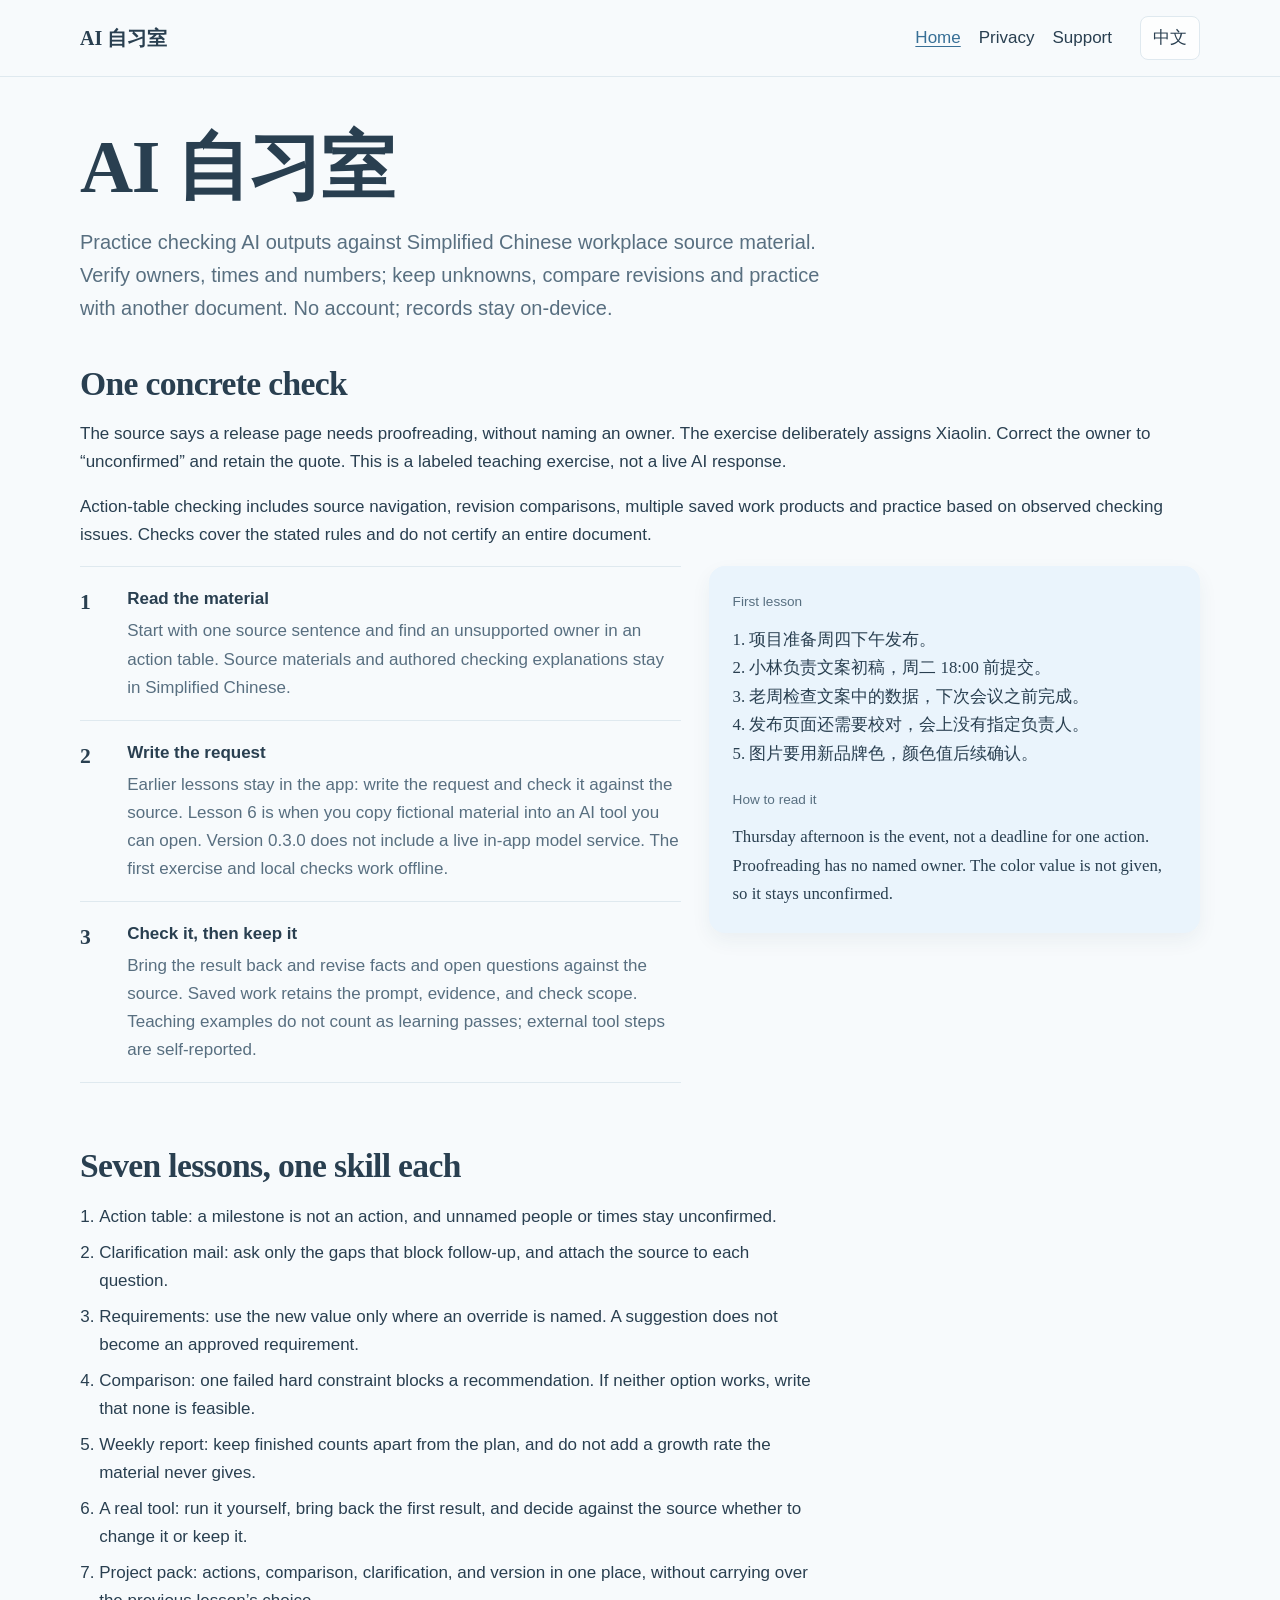
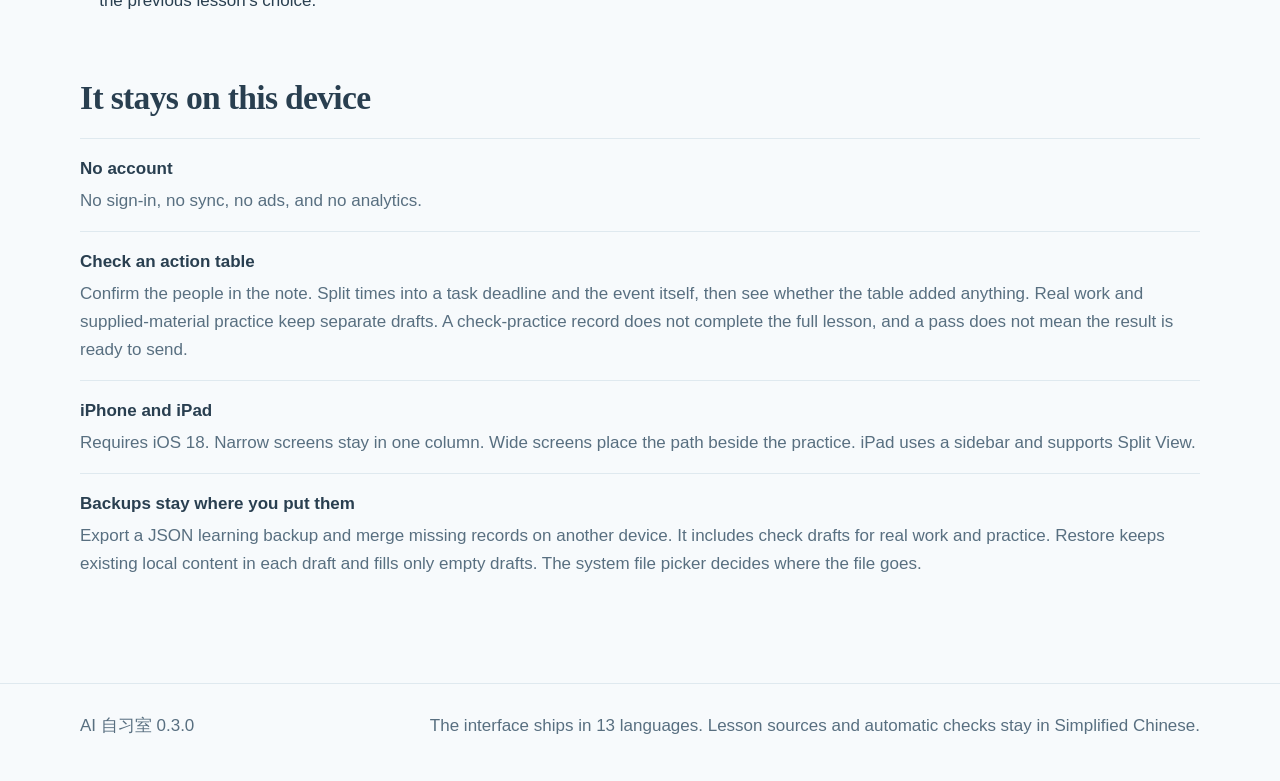
<file: index.html>
<!DOCTYPE html>
<html lang="zh-Hans">
<head>
  <meta charset="utf-8">
  <meta name="viewport" content="width=device-width, initial-scale=1">
  <title>AI 自习室</title>
  <meta name="description" content="面向中文职场新手的 AI 输出核对训练：定位原文依据、保留未知、对比修订，再换材料独立练习。">
  <meta name="theme-color" content="#F7FAFC" media="(prefers-color-scheme: light)">
  <meta name="theme-color" content="#16232D" media="(prefers-color-scheme: dark)">
  <link rel="icon" href="assets/app-icon-32.png" type="image/png" sizes="32x32">
  <link rel="icon" href="assets/app-icon-64.png" type="image/png" sizes="64x64">
  <link rel="apple-touch-icon" href="assets/apple-touch-icon.png" sizes="180x180">
  <link rel="stylesheet" href="assets/site.css">
</head>
<body data-page="home">
  <a class="skip" href="#content"><span class="zh">跳到正文</span><span class="en">Skip to content</span></a>
  <header class="mast frame">
    <a class="brand" href="./" translate="no">AI 自习室</a>
    <nav class="nav" aria-label="站点">
      <a href="./" aria-current="page"><span class="zh">首页</span><span class="en">Home</span></a>
      <a href="privacy/"><span class="zh">隐私政策</span><span class="en">Privacy</span></a>
      <a href="support/"><span class="zh">技术支持</span><span class="en">Support</span></a>
    </nav>
    <button class="lang" type="button" data-set-lang>English</button>
  </header>
  <main id="content" class="frame">
    <h1>AI 自习室</h1>
    <p class="lede">
      <span class="zh">面向中文职场新手，练习核对 AI 输出里的负责人、时间和数字。找到原文依据，保留未确认项，对比修改前后，再换一份材料练习。无需账号，记录留在本机。</span>
      <span class="en">Practice checking AI outputs against Simplified Chinese workplace source material. Verify owners, times and numbers; keep unknowns, compare revisions and practice with another document. No account; records stay on-device.</span>
    </p>
    <section aria-labelledby="check-example">
      <h2 id="check-example"><span class="zh">一次具体的核对</span><span class="en">One concrete check</span></h2>
      <p class="zh">原文：「发布页面还需要校对，会上没有指定负责人。」<br>练习中故意写错：「负责人：小林」。<br>对照原文后修订为：「负责人：未确认」，并保留引用。预设错误是教学内容，不是假装成实时 AI 生成。</p>
      <p class="en">The source says a release page needs proofreading, without naming an owner. The exercise deliberately assigns Xiaolin. Correct the owner to “unconfirmed” and retain the quote. This is a labeled teaching exercise, not a live AI response.</p>
      <p class="zh">行动表核对支持定位原文、查看修改前后、保存多份真实任务，并按已保存作品中出现的核对问题选择独立材料复练。检查只覆盖声明的规则，不保证整份作品正确。</p>
      <p class="en">Action-table checking includes source navigation, revision comparisons, multiple saved work products and practice based on observed checking issues. Checks cover the stated rules and do not certify an entire document.</p>
    </section>
    <div class="desk">
      <ol class="steps">
        <li>
          <b>1</b>
          <div>
            <strong class="zh">读材料</strong><strong class="en">Read the material</strong>
            <p class="zh">第一步先读一句原文，找出行动表里没有依据的负责人。课程原文和核对问题说明保持简体中文。</p>
            <p class="en">Start with one source sentence and find an unsupported owner in an action table. Source materials and authored checking explanations stay in Simplified Chinese.</p>
          </div>
        </li>
        <li>
          <b>2</b>
          <div>
            <strong class="zh">写下要求</strong><strong class="en">Write the request</strong>
            <p class="zh">前几课先在 App 里写要求、对照原文。第 6 课才把虚构材料复制到你能打开的 AI 工具。当前 0.3.0 不提供课内实时模型服务，首课和本机核对可离线完成。</p>
            <p class="en">Earlier lessons stay in the app: write the request and check it against the source. Lesson 6 is when you copy fictional material into an AI tool you can open. Version 0.3.0 does not include a live in-app model service. The first exercise and local checks work offline.</p>
          </div>
        </li>
        <li>
          <b>3</b>
          <div>
            <strong class="zh">核对并留下</strong><strong class="en">Check it, then keep it</strong>
            <p class="zh">把结果带回作品区，对照原文修订事实和待确认项。保存的成果保留提示、依据与核对范围；教学示范不计学习通过，外部工具步骤属于学习者自报。</p>
            <p class="en">Bring the result back and revise facts and open questions against the source. Saved work retains the prompt, evidence, and check scope. Teaching examples do not count as learning passes; external tool steps are self-reported.</p>
          </div>
        </li>
      </ol>
      <aside class="excerpt">
        <p class="label"><span class="zh">第一课材料</span><span class="en">First lesson</span></p>
        <p>1. 项目准备周四下午发布。
2. 小林负责文案初稿，周二 18:00 前提交。
3. 老周检查文案中的数据，下次会议之前完成。
4. 发布页面还需要校对，会上没有指定负责人。
5. 图片要用新品牌色，颜色值后续确认。</p>
        <p class="label"><span class="zh">怎么读</span><span class="en">How to read it</span></p>
        <p class="zh">周四下午是整场节点，不写成某一行行动的截止。校对没有指定负责人。颜色值还没给出，留成待确认。</p>
        <p class="en">Thursday afternoon is the event, not a deadline for one action. Proofreading has no named owner. The color value is not given, so it stays unconfirmed.</p>
      </aside>
    </div>
    <section class="block">
      <h2><span class="zh">七课各练一件事</span><span class="en">Seven lessons, one skill each</span></h2>
      <ol>
        <li><span class="zh">行动表：节点不冒充行动，没写的人和时间留成待确认。</span><span class="en">Action table: a milestone is not an action, and unnamed people or times stay unconfirmed.</span></li>
        <li><span class="zh">澄清邮件：只问会挡住跟进的空缺，每个问题附上原文。</span><span class="en">Clarification mail: ask only the gaps that block follow-up, and attach the source to each question.</span></li>
        <li><span class="zh">需求表：被点名覆盖的用新值，讨论建议不升成已批准要求。</span><span class="en">Requirements: use the new value only where an override is named. A suggestion does not become an approved requirement.</span></li>
        <li><span class="zh">方案比较：一条硬约束失败就不能推荐；两个都不满足就写无可行方案。</span><span class="en">Comparison: one failed hard constraint blocks a recommendation. If neither option works, write that none is feasible.</span></li>
        <li><span class="zh">周报：完成数和计划数分开，材料里没有的增长率不补。</span><span class="en">Weekly report: keep finished counts apart from the plan, and do not add a growth rate the material never gives.</span></li>
        <li><span class="zh">真实工具：自己运行，带回第一次结果，对照原文决定改还是留。</span><span class="en">A real tool: run it yourself, bring back the first result, and decide against the source whether to change it or keep it.</span></li>
        <li><span class="zh">项目行动包：行动、比较、澄清和版本放在同一份里，不沿用上一课的选择。</span><span class="en">Project pack: actions, comparison, clarification, and version in one place, without carrying over the previous lesson’s choice.</span></li>
      </ol>
    </section>
    <section class="block facts-block">
      <h2><span class="zh">留在这台设备</span><span class="en">It stays on this device</span></h2>
      <dl class="facts">
        <div>
          <dt><span class="zh">没有账号</span><span class="en">No account</span></dt>
          <dd class="zh">不注册，不同步，不投放广告，也不接入分析服务。</dd>
          <dd class="en">No sign-in, no sync, no ads, and no analytics.</dd>
        </div>
        <div>
          <dt><span class="zh">检查一份行动表</span><span class="en">Check an action table</span></dt>
          <dd class="zh">先确认笔记里的人。时间分成任务截止和整场安排，再看表格有没有补造。真实任务与提供材料的练习分别保留草稿。核对练习记录不计整课完成；通过也不表示内容可以直接发出。</dd>
          <dd class="en">Confirm the people in the note. Split times into a task deadline and the event itself, then see whether the table added anything. Real work and supplied-material practice keep separate drafts. A check-practice record does not complete the full lesson, and a pass does not mean the result is ready to send.</dd>
        </div>
        <div>
          <dt><span class="zh">iPhone 与 iPad</span><span class="en">iPhone and iPad</span></dt>
          <dd class="zh">需要 iOS 18。窄屏是单列；宽屏把课程和练习并排。iPad 使用侧边栏，并支持分屏。</dd>
          <dd class="en">Requires iOS 18. Narrow screens stay in one column. Wide screens place the path beside the practice. iPad uses a sidebar and supports Split View.</dd>
        </div>
        <div>
          <dt><span class="zh">备份由你保存</span><span class="en">Backups stay where you put them</span></dt>
          <dd class="zh">可以导出 JSON 学习备份，并在另一台设备上合并缺失记录。备份包含真实任务与练习的核对草稿；恢复保留各类已有本机稿，只补空白草稿。文件去向由系统的文件选择器决定。</dd>
          <dd class="en">Export a JSON learning backup and merge missing records on another device. It includes check drafts for real work and practice. Restore keeps existing local content in each draft and fills only empty drafts. The system file picker decides where the file goes.</dd>
        </div>
      </dl>
    </section>
  </main>
  <footer class="foot frame">
    <span>AI 自习室 0.3.0</span>
    <span><span class="zh">界面提供 13 种语言。课程原文与自动验收保持简体中文。</span><span class="en">The interface ships in 13 languages. Lesson sources and automatic checks stay in Simplified Chinese.</span></span>
  </footer>
  <script src="assets/site.js"></script>
</body>
</html>
</file>
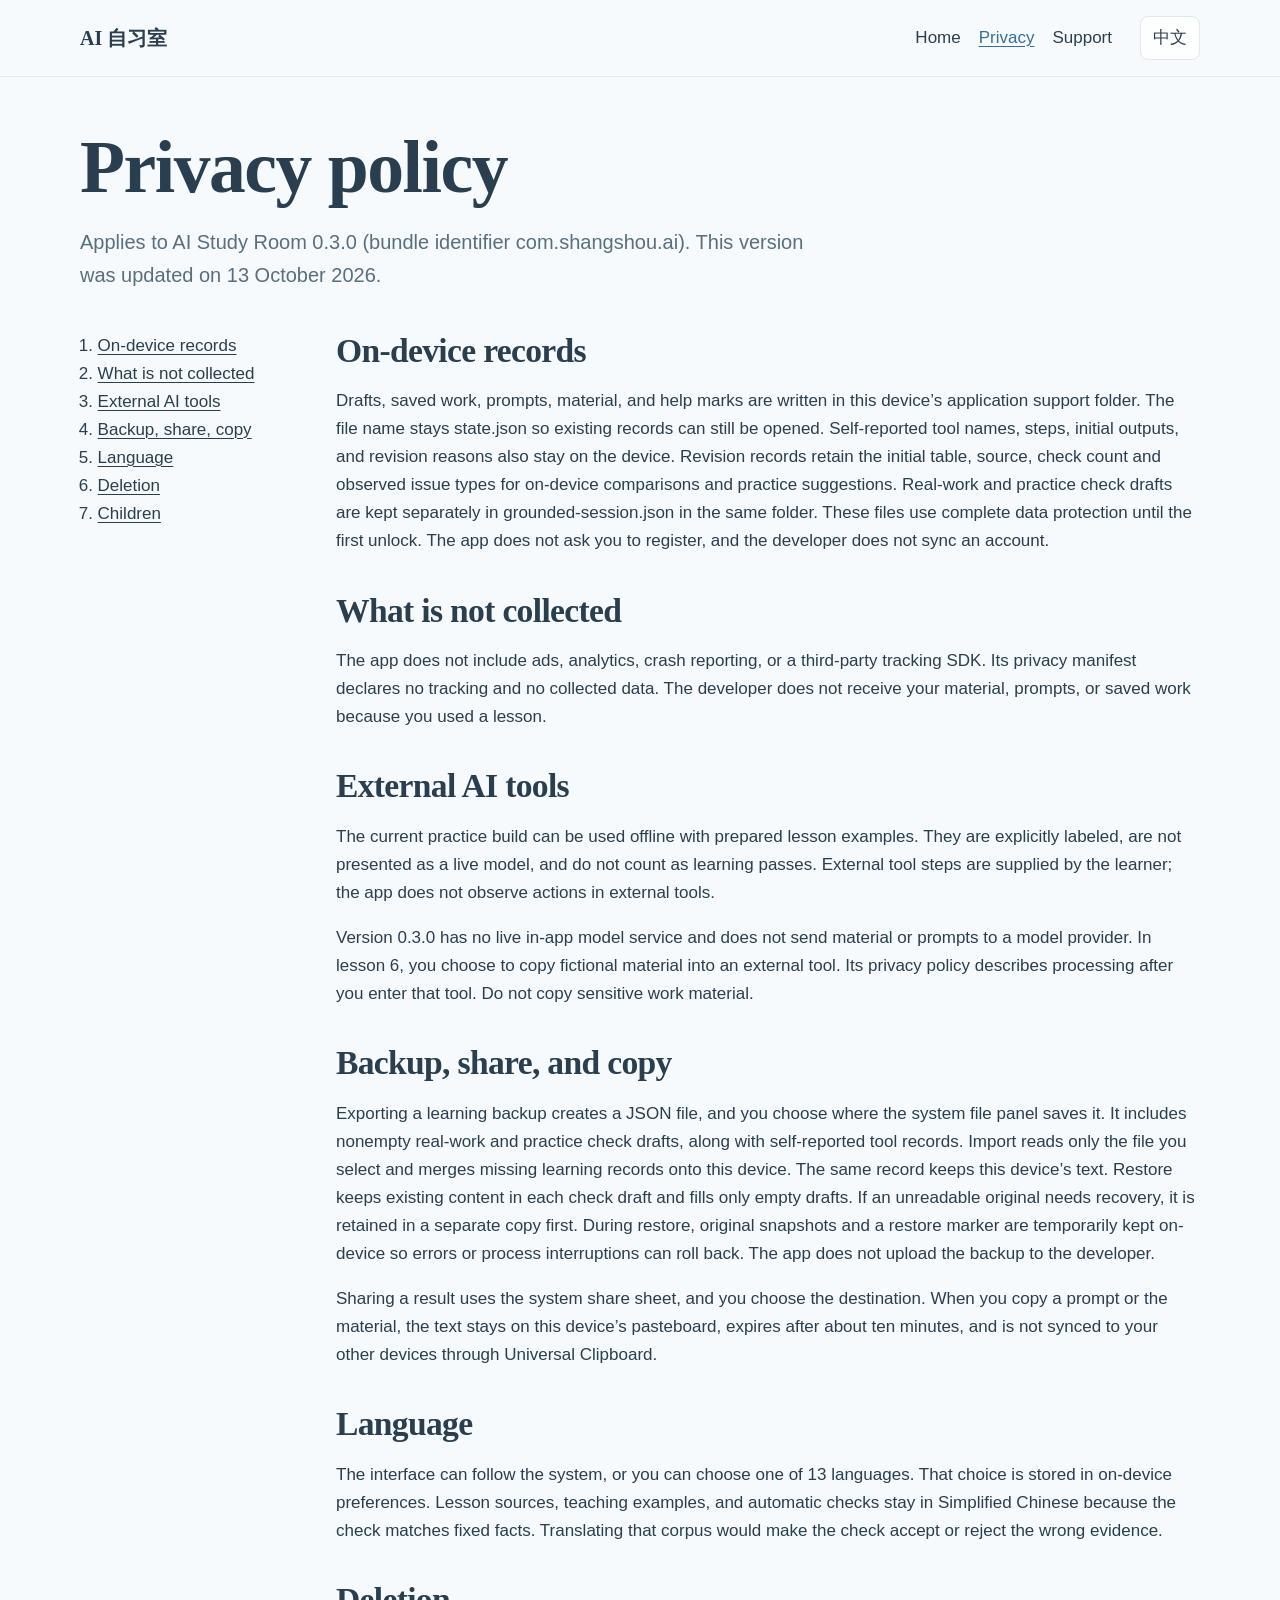
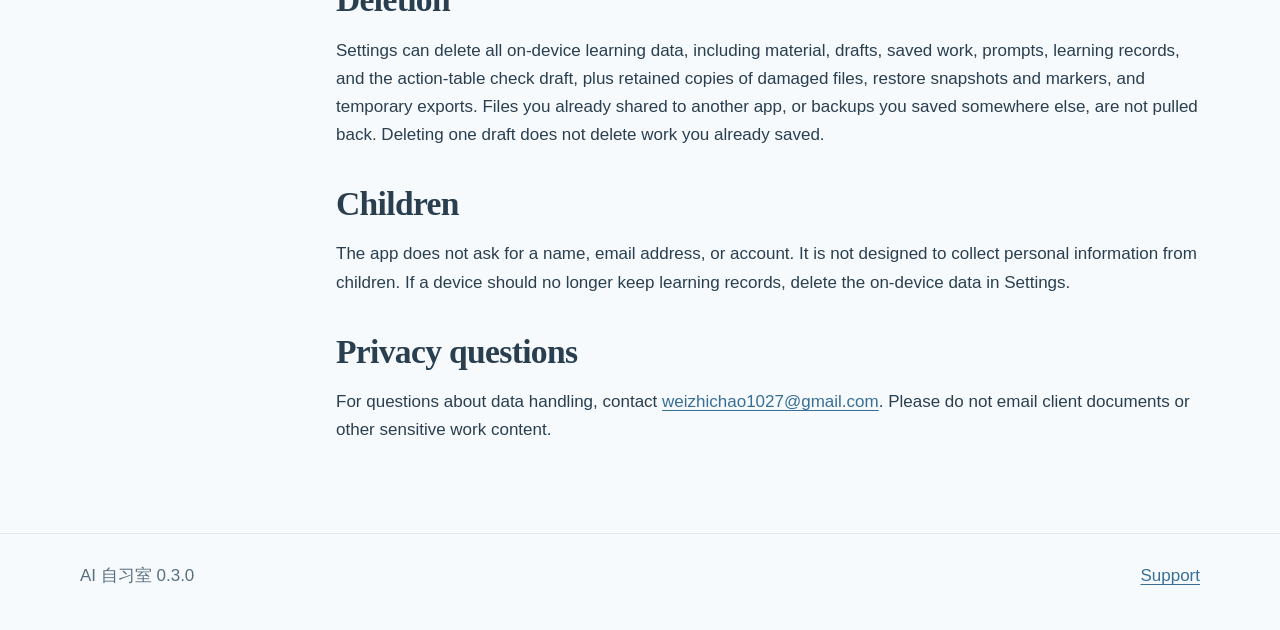
<file: privacy/index.html>
<!DOCTYPE html>
<html lang="zh-Hans">
<head>
  <meta charset="utf-8">
  <meta name="viewport" content="width=device-width, initial-scale=1">
  <title>隐私政策 · AI 自习室</title>
  <meta name="description" content="AI 自习室的隐私政策：学习记录留在本机，不设账号，不追踪。">
  <meta name="theme-color" content="#F7FAFC" media="(prefers-color-scheme: light)">
  <meta name="theme-color" content="#16232D" media="(prefers-color-scheme: dark)">
  <link rel="icon" href="../assets/app-icon-32.png" type="image/png" sizes="32x32">
  <link rel="icon" href="../assets/app-icon-64.png" type="image/png" sizes="64x64">
  <link rel="apple-touch-icon" href="../assets/apple-touch-icon.png" sizes="180x180">
  <link rel="stylesheet" href="../assets/site.css">
</head>
<body data-page="privacy">
  <a class="skip" href="#content"><span class="zh">跳到正文</span><span class="en">Skip to content</span></a>
  <header class="mast frame">
    <a class="brand" href="../" translate="no">AI 自习室</a>
    <nav class="nav" aria-label="站点">
      <a href="../"><span class="zh">首页</span><span class="en">Home</span></a>
      <a href="./" aria-current="page"><span class="zh">隐私政策</span><span class="en">Privacy</span></a>
      <a href="../support/"><span class="zh">技术支持</span><span class="en">Support</span></a>
    </nav>
    <button class="lang" type="button" data-set-lang>English</button>
  </header>
  <main id="content" class="frame">
    <h1><span class="zh">隐私政策</span><span class="en">Privacy policy</span></h1>
    <p class="lede">
      <span class="zh">适用于 AI 自习室 0.3.0（套装标识 com.shangshou.ai）。本版更新于 2026 年 10 月 13 日。</span>
      <span class="en">Applies to AI Study Room 0.3.0 (bundle identifier com.shangshou.ai). This version was updated on 13 October 2026.</span>
    </p>
    <div class="docs">
      <nav class="contents" aria-label="目录">
        <ol>
          <li><a href="#local"><span class="zh">本机记录</span><span class="en">On-device records</span></a></li>
          <li><a href="#none"><span class="zh">不收集的内容</span><span class="en">What is not collected</span></a></li>
          <li><a href="#ai"><span class="zh">外部 AI 工具</span><span class="en">External AI tools</span></a></li>
          <li><a href="#files"><span class="zh">备份、分享与复制</span><span class="en">Backup, share, copy</span></a></li>
          <li><a href="#language"><span class="zh">语言</span><span class="en">Language</span></a></li>
          <li><a href="#delete"><span class="zh">删除</span><span class="en">Deletion</span></a></li>
          <li><a href="#children"><span class="zh">儿童</span><span class="en">Children</span></a></li>
        </ol>
      </nav>
      <article>
        <section id="local">
          <h2><span class="zh">本机记录</span><span class="en">On-device records</span></h2>
          <p class="zh">草稿、成果、提示、材料和帮助记录写在这台设备的应用支持目录里，文件名保持为既有的 state.json，以便已有记录仍能打开。工具名、实际步骤、首次输出与修订理由等自报记录也保存在本机。核对修订保留起始行动表、原文、核对次数及出现的问题类型，仅用于本机对比与复练建议。真实任务与练习的行动表核对草稿分别保留，写在同一目录的 grounded-session.json。这些文件使用“首次解锁前完成保护”的数据保护。应用不要求注册，也没有开发者账号同步。</p>
          <p class="en">Drafts, saved work, prompts, material, and help marks are written in this device’s application support folder. The file name stays state.json so existing records can still be opened. Self-reported tool names, steps, initial outputs, and revision reasons also stay on the device. Revision records retain the initial table, source, check count and observed issue types for on-device comparisons and practice suggestions. Real-work and practice check drafts are kept separately in grounded-session.json in the same folder. These files use complete data protection until the first unlock. The app does not ask you to register, and the developer does not sync an account.</p>
        </section>
        <section id="none">
          <h2><span class="zh">不收集的内容</span><span class="en">What is not collected</span></h2>
          <p class="zh">应用不接入广告、分析、崩溃上报或第三方追踪 SDK。隐私清单声明不追踪、不收集数据。开发者不会因为你使用课程而收到你的材料、提示或成果。</p>
          <p class="en">The app does not include ads, analytics, crash reporting, or a third-party tracking SDK. Its privacy manifest declares no tracking and no collected data. The developer does not receive your material, prompts, or saved work because you used a lesson.</p>
        </section>
        <section id="ai">
          <h2><span class="zh">外部 AI 工具</span><span class="en">External AI tools</span></h2>
          <p class="zh">当前训练版本可以完全离线使用预先编写的课程示例。示例会明确标记，不会假装成实时模型，也不计为学习通过。外部工具的使用步骤由学习者填写，应用不观察你在外部工具中的操作。</p>
          <p class="en">The current practice build can be used offline with prepared lesson examples. They are explicitly labeled, are not presented as a live model, and do not count as learning passes. External tool steps are supplied by the learner; the app does not observe actions in external tools.</p>
          <p class="zh">0.3.0 没有课内实时模型服务，不会把材料或提示发送给模型供应商。第 6 课由你主动复制虚构材料到自己选择的外部工具；进入该工具后的数据处理由其隐私政策说明。请勿复制敏感工作材料。</p>
          <p class="en">Version 0.3.0 has no live in-app model service and does not send material or prompts to a model provider. In lesson 6, you choose to copy fictional material into an external tool. Its privacy policy describes processing after you enter that tool. Do not copy sensitive work material.</p>
        </section>
        <section id="files">
          <h2><span class="zh">备份、分享与复制</span><span class="en">Backup, share, and copy</span></h2>
          <p class="zh">导出学习备份会生成一个 JSON 文件，由你在系统文件面板里选择保存位置。真实任务和练习的核对草稿里已经写了内容时，这份文件会带上它们，也包含工具操作自报记录。导入只读取你选中的文件，并把缺失的学习记录合并进本机；同一条记录保留本机正文。恢复分别保留两类已有本机核对草稿，只补空白草稿；需要修复无法读取的原件时，先另存副本保留。恢复期间会在本机暂存原件快照和恢复标记，以便出错或进程中断时回滚。应用不会把备份上传到开发者。</p>
          <p class="en">Exporting a learning backup creates a JSON file, and you choose where the system file panel saves it. It includes nonempty real-work and practice check drafts, along with self-reported tool records. Import reads only the file you select and merges missing learning records onto this device. The same record keeps this device’s text. Restore keeps existing content in each check draft and fills only empty drafts. If an unreadable original needs recovery, it is retained in a separate copy first. During restore, original snapshots and a restore marker are temporarily kept on-device so errors or process interruptions can roll back. The app does not upload the backup to the developer.</p>
          <p class="zh">分享成果使用系统分享面板，目的地由你选择。复制提示或材料时，文本只留在本机剪贴板，大约十分钟后过期，不会通过通用剪贴板同步到你的其他设备。</p>
          <p class="en">Sharing a result uses the system share sheet, and you choose the destination. When you copy a prompt or the material, the text stays on this device’s pasteboard, expires after about ten minutes, and is not synced to your other devices through Universal Clipboard.</p>
        </section>
        <section id="language">
          <h2><span class="zh">语言</span><span class="en">Language</span></h2>
          <p class="zh">界面语言可以选择跟随系统，或在 13 种语言里指定一种。这个选择保存在本机偏好里。课程原文、教学示例和自动验收保持简体中文，因为核对依赖固定事实；翻译那份语料会让检查对上错误的证据。</p>
          <p class="en">The interface can follow the system, or you can choose one of 13 languages. That choice is stored in on-device preferences. Lesson sources, teaching examples, and automatic checks stay in Simplified Chinese because the check matches fixed facts. Translating that corpus would make the check accept or reject the wrong evidence.</p>
        </section>
        <section id="delete">
          <h2><span class="zh">删除</span><span class="en">Deletion</span></h2>
          <p class="zh">设置里可以删除全部本机学习资料，包括材料、草稿、成果、提示、学习记录和行动表检查草稿，以及应用为损坏文件留下的本地副本、恢复快照与标记、临时导出。已经分享到其他 App 或已保存到别处的备份不会被这次删除收回。删除单份草稿不会删除已经保存的成果。</p>
          <p class="en">Settings can delete all on-device learning data, including material, drafts, saved work, prompts, learning records, and the action-table check draft, plus retained copies of damaged files, restore snapshots and markers, and temporary exports. Files you already shared to another app, or backups you saved somewhere else, are not pulled back. Deleting one draft does not delete work you already saved.</p>
        </section>
        <section id="children">
          <h2><span class="zh">儿童</span><span class="en">Children</span></h2>
          <p class="zh">应用不要求姓名、邮箱或账号。它不面向收集儿童个人信息。如果你认为一台设备上不该继续保留学习记录，请在设置中删除本机数据。</p>
          <p class="en">The app does not ask for a name, email address, or account. It is not designed to collect personal information from children. If a device should no longer keep learning records, delete the on-device data in Settings.</p>
        </section>
        <section>
        <h2><span class="zh">隐私问题联系</span><span class="en">Privacy questions</span></h2>
        <p class="zh">如对本应用的数据处理有疑问，请联系 <a href="mailto:weizhichao1027@gmail.com">weizhichao1027@gmail.com</a>。请勿通过邮件发送客户资料或其他敏感工作内容。</p>
        <p class="en">For questions about data handling, contact <a href="mailto:weizhichao1027@gmail.com">weizhichao1027@gmail.com</a>. Please do not email client documents or other sensitive work content.</p>
      </section>
    </article>
    </div>
  </main>
  <footer class="foot frame">
    <span>AI 自习室 0.3.0</span>
    <a href="../support/"><span class="zh">技术支持</span><span class="en">Support</span></a>
  </footer>
  <script src="../assets/site.js"></script>
</body>
</html>
</file>
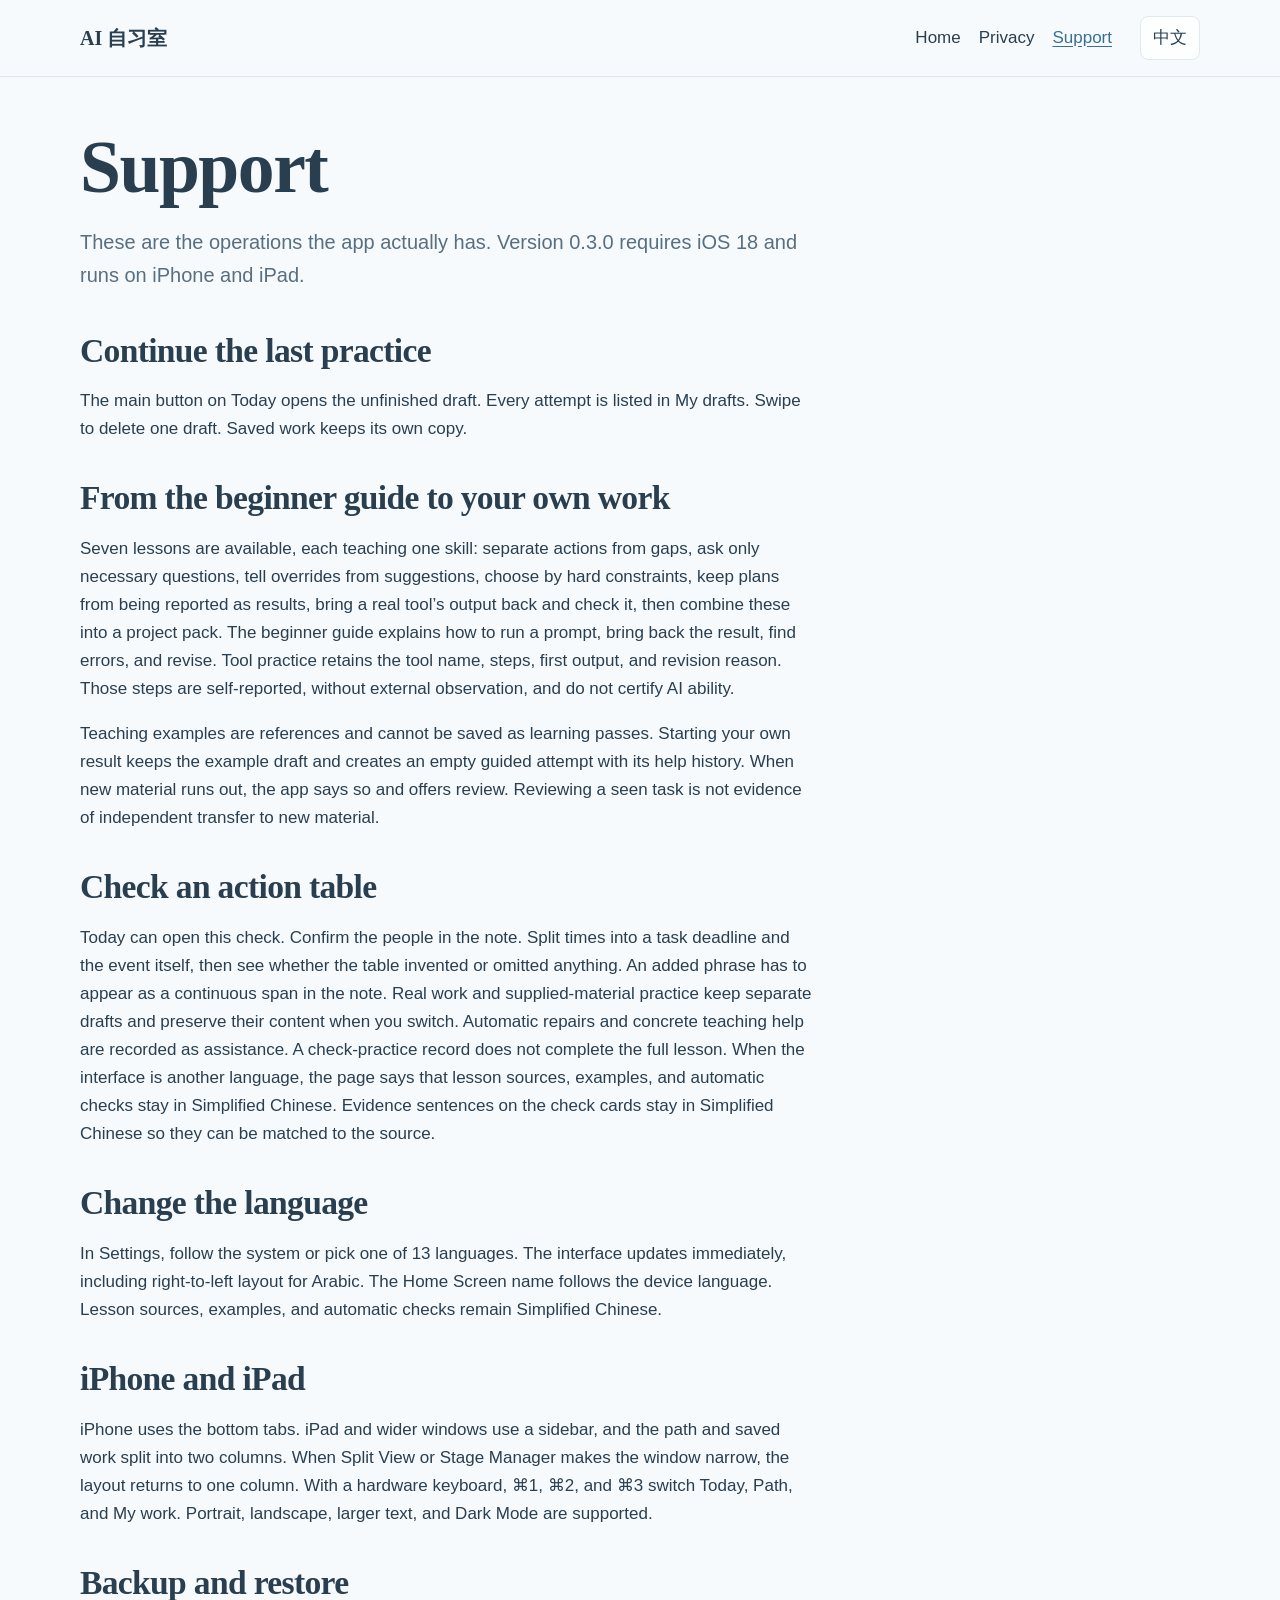
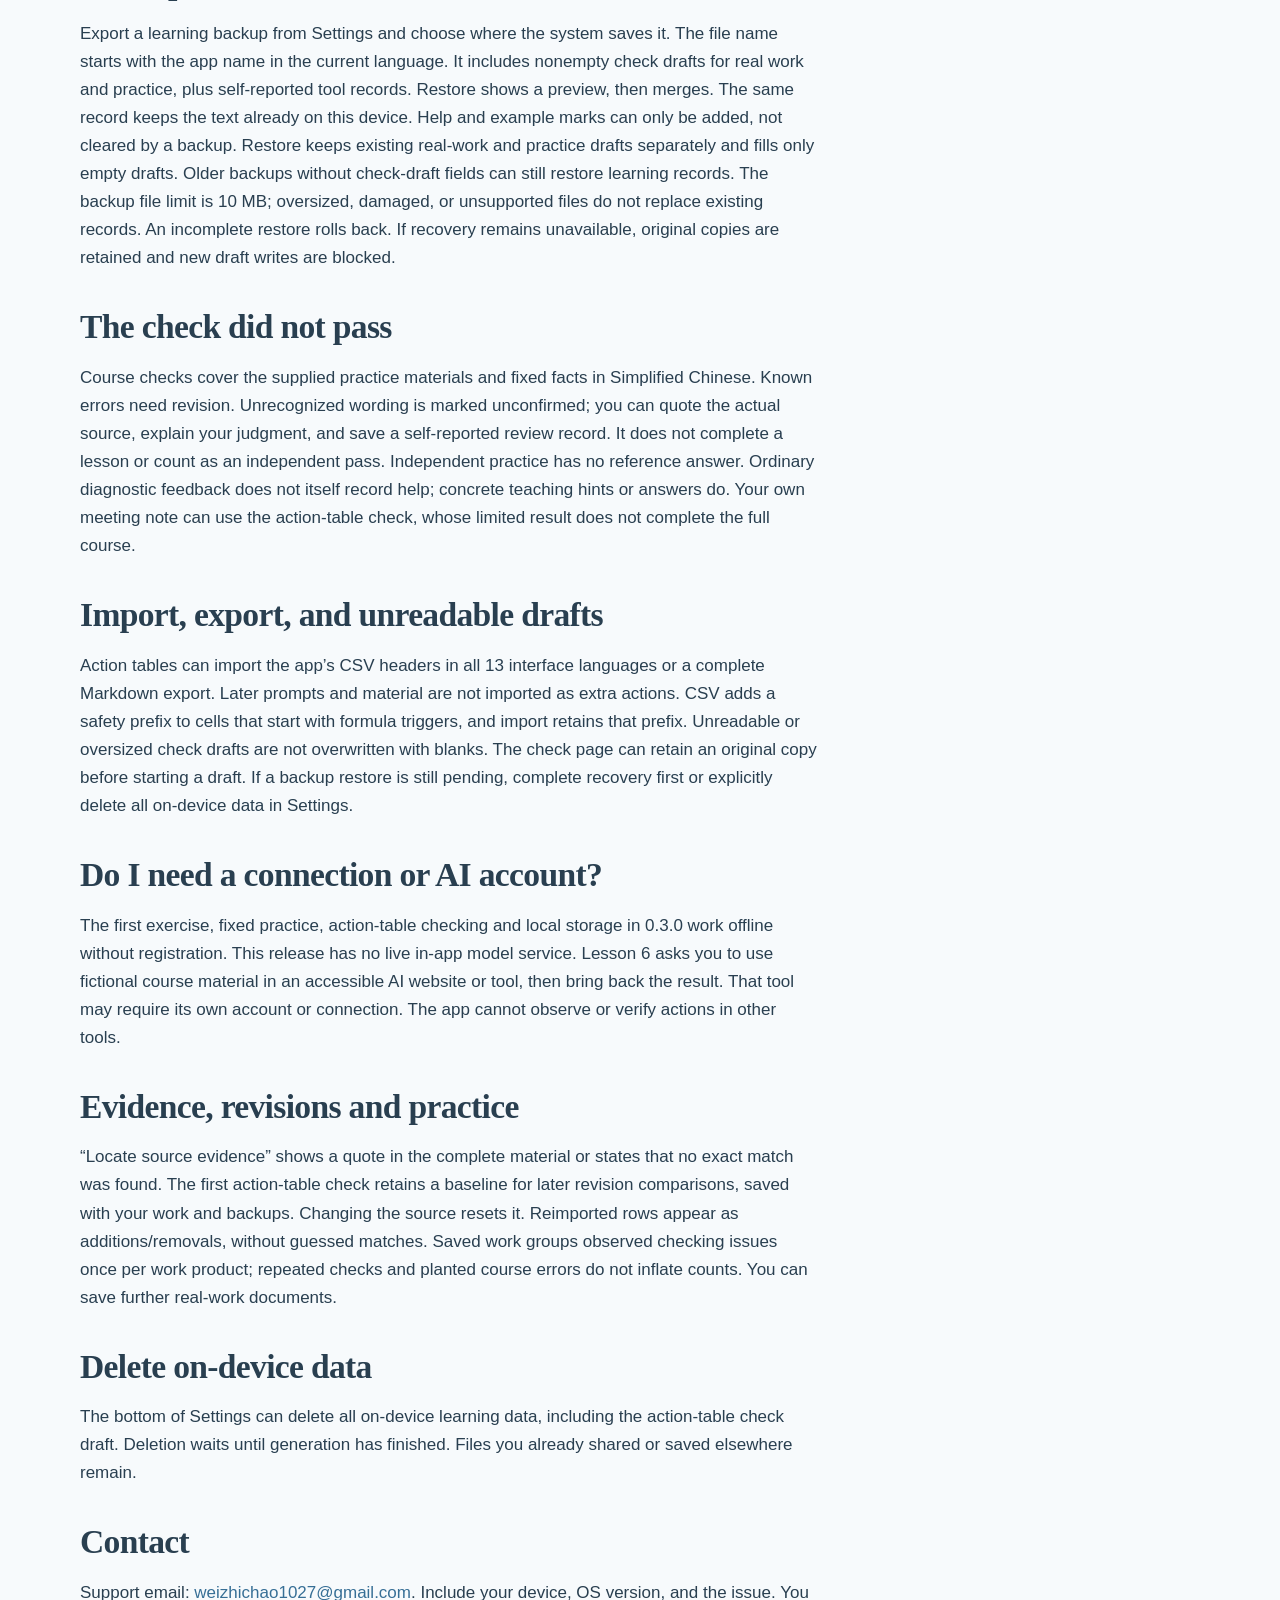
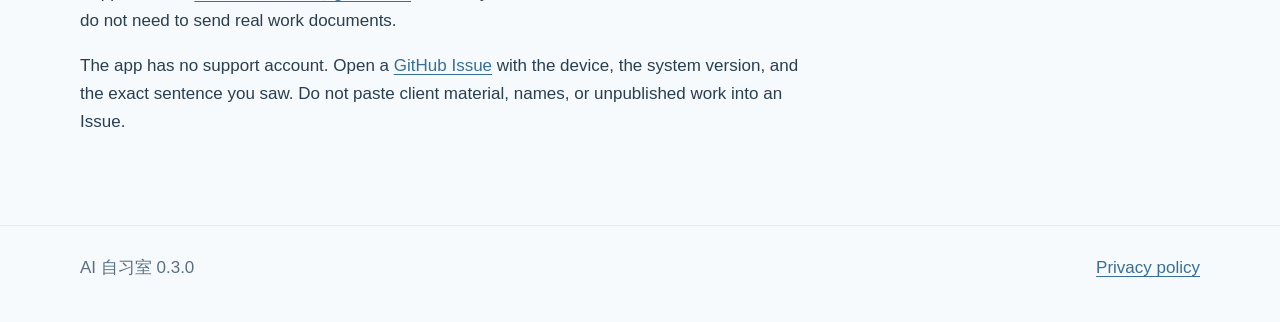
<file: support/index.html>
<!DOCTYPE html>
<html lang="zh-Hans">
<head>
  <meta charset="utf-8">
  <meta name="viewport" content="width=device-width, initial-scale=1">
  <title>技术支持 · AI 自习室</title>
  <meta name="description" content="AI 自习室的技术支持：行动表检查、备份、语言、删除数据、iPhone 与 iPad、可选的 AI 服务。">
  <meta name="theme-color" content="#F7FAFC" media="(prefers-color-scheme: light)">
  <meta name="theme-color" content="#16232D" media="(prefers-color-scheme: dark)">
  <link rel="icon" href="../assets/app-icon-32.png" type="image/png" sizes="32x32">
  <link rel="icon" href="../assets/app-icon-64.png" type="image/png" sizes="64x64">
  <link rel="apple-touch-icon" href="../assets/apple-touch-icon.png" sizes="180x180">
  <link rel="stylesheet" href="../assets/site.css">
</head>
<body data-page="support">
  <a class="skip" href="#content"><span class="zh">跳到正文</span><span class="en">Skip to content</span></a>
  <header class="mast frame">
    <a class="brand" href="../" translate="no">AI 自习室</a>
    <nav class="nav" aria-label="站点">
      <a href="../"><span class="zh">首页</span><span class="en">Home</span></a>
      <a href="../privacy/"><span class="zh">隐私政策</span><span class="en">Privacy</span></a>
      <a href="./" aria-current="page"><span class="zh">技术支持</span><span class="en">Support</span></a>
    </nav>
    <button class="lang" type="button" data-set-lang>English</button>
  </header>
  <main id="content" class="frame">
    <h1><span class="zh">技术支持</span><span class="en">Support</span></h1>
    <p class="lede">
      <span class="zh">下面是应用里实际会遇到的操作。版本 0.3.0，需要 iOS 18，用于 iPhone 与 iPad。</span>
      <span class="en">These are the operations the app actually has. Version 0.3.0 requires iOS 18 and runs on iPhone and iPad.</span>
    </p>
    <article class="block support">
      <section>
        <h2><span class="zh">继续上次的练习</span><span class="en">Continue the last practice</span></h2>
        <p class="zh">今天页的主按钮会打开尚未完成的草稿。全部尝试在“我的草稿”里。左滑可以删除一份草稿；已经保存的成果仍保留自己的副本。</p>
        <p class="en">The main button on Today opens the unfinished draft. Every attempt is listed in My drafts. Swipe to delete one draft. Saved work keeps its own copy.</p>
      </section>
      <section>
        <h2><span class="zh">从新手指引到自己的成果</span><span class="en">From the beginner guide to your own work</span></h2>
        <p class="zh">目前开放七课，每课只练一件事：行动和缺项分开、只问必要问题、分清覆盖与建议、按硬约束取舍、不把计划写成成果、在真实工具里带回并核对、再合成一份项目行动包。新手指引说明如何运行提示、导回结果、找错并修订。工具实操会保留工具名、实际步骤、第一次结果和修订理由；这些步骤是学习者自报，没有外部观察，也不构成 AI 能力认证。</p>
        <p class="en">Seven lessons are available, each teaching one skill: separate actions from gaps, ask only necessary questions, tell overrides from suggestions, choose by hard constraints, keep plans from being reported as results, bring a real tool’s output back and check it, then combine these into a project pack. The beginner guide explains how to run a prompt, bring back the result, find errors, and revise. Tool practice retains the tool name, steps, first output, and revision reason. Those steps are self-reported, without external observation, and do not certify AI ability.</p>
        <p class="zh">教学示范用于参考，不能保存为学习通过。从示范开始自己的结果时，应用保留示范旧稿并建立空白指导尝试，继续记录已使用帮助。新材料用尽时会明确提示，你可以复习已用材料；复习不算对新材料的独立迁移证明。</p>
        <p class="en">Teaching examples are references and cannot be saved as learning passes. Starting your own result keeps the example draft and creates an empty guided attempt with its help history. When new material runs out, the app says so and offers review. Reviewing a seen task is not evidence of independent transfer to new material.</p>
      </section>
      <section>
        <h2><span class="zh">检查一份行动表</span><span class="en">Check an action table</span></h2>
        <p class="zh">今天页可以打开这项检查。先确认笔记里的人。时间分成任务截止和整场安排，再看表格有没有补造或漏项。补上的词必须在笔记里连续出现。真实任务和提供材料的练习各有草稿，切换时保留原内容。系统自动修复或具体教学帮助会记录为使用帮助。核对练习可以留记录，但不计为整课完成。界面换成其他语言时，页面会说明课程原文、教学示例和自动验收仍用简体中文。检查卡片里的依据句也保持简体，以便对照原文。</p>
        <p class="en">Today can open this check. Confirm the people in the note. Split times into a task deadline and the event itself, then see whether the table invented or omitted anything. An added phrase has to appear as a continuous span in the note. Real work and supplied-material practice keep separate drafts and preserve their content when you switch. Automatic repairs and concrete teaching help are recorded as assistance. A check-practice record does not complete the full lesson. When the interface is another language, the page says that lesson sources, examples, and automatic checks stay in Simplified Chinese. Evidence sentences on the check cards stay in Simplified Chinese so they can be matched to the source.</p>
      </section>
      <section>
        <h2><span class="zh">换语言</span><span class="en">Change the language</span></h2>
        <p class="zh">设置里可以选择跟随系统，或指定 13 种语言之一。切换后界面立即更新，包括阿拉伯语从右到左的排版。主屏幕上的应用名称跟随设备语言。课程原文、教学示例和自动验收仍是简体中文。</p>
        <p class="en">In Settings, follow the system or pick one of 13 languages. The interface updates immediately, including right-to-left layout for Arabic. The Home Screen name follows the device language. Lesson sources, examples, and automatic checks remain Simplified Chinese.</p>
      </section>
      <section>
        <h2><span class="zh">iPhone 与 iPad</span><span class="en">iPhone and iPad</span></h2>
        <p class="zh">iPhone 使用底部标签。iPad 和较宽的窗口使用侧边栏，学习路线和成果会分成两列。分屏或台前调度把窗口变窄时，界面回到单列。外接键盘可以用 ⌘1、⌘2、⌘3 切换今天、学习路线和我的成果。支持竖屏与横屏，也支持系统的更大文字和深色外观。</p>
        <p class="en">iPhone uses the bottom tabs. iPad and wider windows use a sidebar, and the path and saved work split into two columns. When Split View or Stage Manager makes the window narrow, the layout returns to one column. With a hardware keyboard, ⌘1, ⌘2, and ⌘3 switch Today, Path, and My work. Portrait, landscape, larger text, and Dark Mode are supported.</p>
      </section>
      <section>
        <h2><span class="zh">备份与恢复</span><span class="en">Backup and restore</span></h2>
        <p class="zh">在设置中导出学习备份，系统会让你选择保存位置。文件名以当前语言的应用名开头。备份包含真实任务和练习里已经写了内容的核对草稿，以及工具操作自报记录。恢复时先预览内容，再合并。同一条记录保留这台设备上的正文；帮助和示例标记只会增加，不会被备份清掉。恢复分别保留已有真实任务和练习稿，只补其中空白的草稿。没有核对草稿字段的旧备份仍然可以恢复学习记录。备份文件上限为 10 MB；过大、损坏或版本不符的文件不会覆盖现有记录。恢复未完整提交时会回滚；若仍无法恢复，先保留原件，暂不写入新草稿。</p>
        <p class="en">Export a learning backup from Settings and choose where the system saves it. The file name starts with the app name in the current language. It includes nonempty check drafts for real work and practice, plus self-reported tool records. Restore shows a preview, then merges. The same record keeps the text already on this device. Help and example marks can only be added, not cleared by a backup. Restore keeps existing real-work and practice drafts separately and fills only empty drafts. Older backups without check-draft fields can still restore learning records. The backup file limit is 10 MB; oversized, damaged, or unsupported files do not replace existing records. An incomplete restore rolls back. If recovery remains unavailable, original copies are retained and new draft writes are blocked.</p>
      </section>
      <section>
        <h2><span class="zh">核对没有通过</span><span class="en">The check did not pass</span></h2>
        <p class="zh">课程验收只覆盖附带的练习材料，并按简体中文里的固定事实核对。明确错误需要修订；规则无法识别的表达会提示尚未确认，你可以引用实际原文、解释判断并保存自报复核记录，这不计课程完成或独立通过。独立练习不提供参考答案；普通诊断反馈本身不记录帮助，使用具体教学提示或答案才会记录。自己的会议笔记可以转到行动表核对，但其有限检查也不构成完整课程验收。</p>
        <p class="en">Course checks cover the supplied practice materials and fixed facts in Simplified Chinese. Known errors need revision. Unrecognized wording is marked unconfirmed; you can quote the actual source, explain your judgment, and save a self-reported review record. It does not complete a lesson or count as an independent pass. Independent practice has no reference answer. Ordinary diagnostic feedback does not itself record help; concrete teaching hints or answers do. Your own meeting note can use the action-table check, whose limited result does not complete the full course.</p>
      </section>
      <section>
        <h2><span class="zh">导入导出与无法读取的草稿</span><span class="en">Import, export, and unreadable drafts</span></h2>
        <p class="zh">行动表可以导入应用导出的 13 种语言 CSV 表头或完整 Markdown 成果，后面的提示与材料不会被当作额外行动。CSV 为以公式触发字符开头的内容加上安全前缀，导回时保留该前缀。无法读取或超出限制的核对草稿不会被空白内容覆盖；页面可以先保留原件副本，再新建草稿。备份恢复尚未完成时，请先完成恢复，或在设置明确删除全部本机数据。</p>
        <p class="en">Action tables can import the app’s CSV headers in all 13 interface languages or a complete Markdown export. Later prompts and material are not imported as extra actions. CSV adds a safety prefix to cells that start with formula triggers, and import retains that prefix. Unreadable or oversized check drafts are not overwritten with blanks. The check page can retain an original copy before starting a draft. If a backup restore is still pending, complete recovery first or explicitly delete all on-device data in Settings.</p>
      </section>
      <section>
        <h2><span class="zh">需要联网或 AI 账号吗？</span><span class="en">Do I need a connection or AI account?</span></h2>
        <p class="zh">0.3.0 的首课、固定材料练习、行动表核对和本机保存均可离线使用，无需注册。此版本没有课内实时模型服务。第 6 课需要你在可访问的 AI 网站或工具中使用课程提供的虚构材料，再把结果带回来；外部工具可能需要自己的账号或网络。应用不能观察或核验你在其他工具里的实际操作。</p>
        <p class="en">The first exercise, fixed practice, action-table checking and local storage in 0.3.0 work offline without registration. This release has no live in-app model service. Lesson 6 asks you to use fictional course material in an accessible AI website or tool, then bring back the result. That tool may require its own account or connection. The app cannot observe or verify actions in other tools.</p>
      </section>
      <section>
        <h2><span class="zh">依据、修订和复练</span><span class="en">Evidence, revisions and practice</span></h2>
        <p class="zh">点击「定位原文依据」可在完整材料里查看引用；没有逐字匹配时会明确提示。行动表首次检查保留当时内容，后续修改可在「核对修订」里比较，随成果和备份保存；更换原文后重新开始对比。重新导入的行按新增和移除显示，不猜测对应关系。「我的成果」按作品统计曾出现的核对问题，同一作品反复检查不增加次数，练习预设错误不计入统计。你可以继续保存新的真实任务。</p>
        <p class="en">“Locate source evidence” shows a quote in the complete material or states that no exact match was found. The first action-table check retains a baseline for later revision comparisons, saved with your work and backups. Changing the source resets it. Reimported rows appear as additions/removals, without guessed matches. Saved work groups observed checking issues once per work product; repeated checks and planted course errors do not inflate counts. You can save further real-work documents.</p>
      </section>
      <section>
        <h2><span class="zh">删除本机数据</span><span class="en">Delete on-device data</span></h2>
        <p class="zh">设置底部可以删除全部本机学习资料，包括行动表检查草稿。正在生成时不能删除。已经分享出去或另存的文件不会消失。</p>
        <p class="en">The bottom of Settings can delete all on-device learning data, including the action-table check draft. Deletion waits until generation has finished. Files you already shared or saved elsewhere remain.</p>
      </section>
      <section>
        <h2><span class="zh">联系</span><span class="en">Contact</span></h2>
        <p class="zh">客服邮箱：<a href="mailto:weizhichao1027@gmail.com">weizhichao1027@gmail.com</a>。请说明机型、系统版本和遇到的问题；无需提供真实工作材料。</p>
        <p class="en">Support email: <a href="mailto:weizhichao1027@gmail.com">weizhichao1027@gmail.com</a>. Include your device, OS version, and the issue. You do not need to send real work documents.</p>
        <p class="zh">应用没有客服账号。请在 <a href="https://github.com/weizhichao1027-collab/ai-study-room/issues">GitHub Issues</a> 里描述机型、系统版本和你看到的原句。不要在 Issue 里粘贴客户材料、姓名或尚未公开的工作内容。</p>
        <p class="en">The app has no support account. Open a <a href="https://github.com/weizhichao1027-collab/ai-study-room/issues">GitHub Issue</a> with the device, the system version, and the exact sentence you saw. Do not paste client material, names, or unpublished work into an Issue.</p>
      </section>
    </article>
  </main>
  <footer class="foot frame">
    <span>AI 自习室 0.3.0</span>
    <a href="../privacy/"><span class="zh">隐私政策</span><span class="en">Privacy policy</span></a>
  </footer>
  <script src="../assets/site.js"></script>
</body>
</html>
</file>
<file: assets/site.css>
:root {
  color-scheme: light;
  --bg: #f7fafc;
  --ink: #293f50;
  --secondary: #586f80;
  --accent: #376f96;
  --surface: #fdfefe;
  --hero: #eaf4fc;
  --line: #dfe9ef;
  --danger: #a03333;
  --shadow: 0 8px 20px rgba(41, 63, 80, 0.06);
  --serif: "Iowan Old Style", "Palatino Linotype", Palatino, "Songti SC", "STSong", "Noto Serif SC", "Source Han Serif SC", serif;
  --sans: "Avenir Next", "PingFang SC", "Hiragino Sans GB", "Noto Sans SC", "Segoe UI", sans-serif;
  --measure: 68ch;
}

@media (prefers-color-scheme: dark) {
  :root {
    color-scheme: dark;
    --bg: #16232d;
    --ink: #eaf4fa;
    --secondary: #b4c9d7;
    --accent: #addaf4;
    --surface: #22333f;
    --hero: #243e50;
    --line: #455c6c;
    --danger: #f3a5a5;
    --shadow: 0 8px 20px rgba(0, 0, 0, 0.28);
  }
}

* { box-sizing: border-box; }

html { scroll-behavior: smooth; }

body {
  margin: 0;
  background: var(--bg);
  color: var(--ink);
  font-family: var(--sans);
  font-size: 1.0625rem;
  line-height: 1.65;
  overflow-wrap: break-word;
  padding-top: env(safe-area-inset-top);
  padding-bottom: env(safe-area-inset-bottom);
  touch-action: manipulation;
  -webkit-tap-highlight-color: transparent;
}

html[lang="en"] .zh,
html[lang="zh-Hans"] .en { display: none; }

a { color: var(--accent); text-decoration-thickness: 1px; text-underline-offset: 0.18em; }
a:hover { text-decoration-thickness: 2px; }

:focus-visible {
  outline: 3px solid var(--accent);
  outline-offset: 3px;
}

.skip {
  position: absolute;
  left: 16px;
  top: 12px;
  background: var(--ink);
  color: var(--bg);
  padding: 8px 12px;
  z-index: 5;
  transform: translateY(-160%);
}
.skip:focus { transform: none; }

.frame {
  width: min(1120px, calc(100% - 32px));
  margin-inline: auto;
}

@media (min-width: 800px) {
  .frame { width: min(1120px, calc(100% - 80px)); }
}

header.mast,
footer.foot {
  width: 100%;
  margin-inline: 0;
  padding-inline: max(16px, calc((100% - 1120px) / 2));
}

.mast {
  display: flex;
  flex-wrap: wrap;
  align-items: center;
  gap: 12px 28px;
  min-height: 72px;
  padding-block: 16px;
  border-bottom: 1px solid var(--line);
}

.brand {
  font-family: var(--serif);
  font-weight: 700;
  font-size: 1.25rem;
  color: var(--ink);
  text-decoration: none;
  margin-inline-end: auto;
  min-height: 44px;
  display: inline-flex;
  align-items: center;
}
.brand:hover { color: var(--accent); }

.nav {
  display: flex;
  flex-wrap: wrap;
  gap: 8px 18px;
  align-items: center;
}

.nav a {
  color: var(--ink);
  text-decoration: none;
  min-height: 44px;
  display: inline-flex;
  align-items: center;
}
.nav a:hover { color: var(--accent); }

.nav a[aria-current="page"] { color: var(--accent); text-decoration: underline; }

.lang {
  min-height: 44px;
  min-width: 44px;
  border: 1px solid var(--line);
  background: var(--surface);
  color: var(--ink);
  border-radius: 8px;
  padding: 0 12px;
  font: inherit;
  cursor: pointer;
}

main { padding-block: 48px 72px; }

h1, h2, h3 { font-family: var(--serif); font-weight: 700; line-height: 1.15; letter-spacing: -0.02em; text-wrap: balance; }

h1 { font-size: clamp(2.6rem, 7vw, 4.6rem); margin: 0 0 16px; }
h2 { font-size: clamp(1.6rem, 3vw, 2.1rem); margin: 0 0 12px; }
h3 { font-size: 1.25rem; margin: 0 0 8px; }

.lede {
  max-width: var(--measure);
  font-size: 1.25rem;
  color: var(--secondary);
  margin: 0 0 40px;
}

.desk {
  display: grid;
  gap: 28px;
}

@media (min-width: 900px) {
  .desk { grid-template-columns: minmax(0, 1.1fr) minmax(280px, 0.9fr); align-items: start; }
}

.steps { list-style: none; margin: 0; padding: 0; }
.steps li {
  display: grid;
  grid-template-columns: 2.2rem 1fr;
  gap: 12px;
  padding-block: 18px;
  border-top: 1px solid var(--line);
}
.steps li:last-child { border-bottom: 1px solid var(--line); }
.steps b { font-family: var(--serif); font-size: 1.35rem; }
.steps p { margin: 4px 0 0; color: var(--secondary); }

.excerpt {
  background: var(--hero);
  border-radius: 16px;
  padding: 24px;
  box-shadow: var(--shadow);
}
.excerpt p { margin: 0; white-space: pre-wrap; font-family: var(--serif); font-size: 1.05rem; line-height: 1.7; }
.excerpt .label { font-family: var(--sans); font-size: 0.85rem; color: var(--secondary); margin-bottom: 12px; }
.excerpt .label:not(:first-child) { margin-top: 20px; }

.block { margin-top: 64px; max-width: 78ch; }
.facts-block { max-width: none; }
.block.support { margin-top: 0; }
.block p, .block li { color: var(--ink); }
.block ul, .block ol { padding-inline-start: 1.2rem; }
.block li + li { margin-top: 8px; }

.facts {
  display: grid;
  gap: 0;
  margin-top: 20px;
}
.facts div {
  padding-block: 16px;
  border-top: 1px solid var(--line);
}
.facts dt { font-weight: 650; }
.facts dd { margin: 4px 0 0; color: var(--secondary); }

.docs {
  display: grid;
  gap: 36px;
}
@media (min-width: 960px) {
  .docs { grid-template-columns: 220px minmax(0, 1fr); align-items: start; }
  .contents { position: sticky; top: 24px; }
}

.contents ol { margin: 0; padding-inline-start: 1.1rem; }
.contents a { color: var(--ink); }

article section { scroll-margin-top: 24px; }
article section + section { margin-top: 36px; }

.foot {
  border-top: 1px solid var(--line);
  padding-block: 28px 40px;
  color: var(--secondary);
  display: flex;
  flex-wrap: wrap;
  gap: 8px 20px;
  justify-content: space-between;
}

@media (prefers-reduced-motion: reduce) {
  html { scroll-behavior: auto; }
}
</file>
